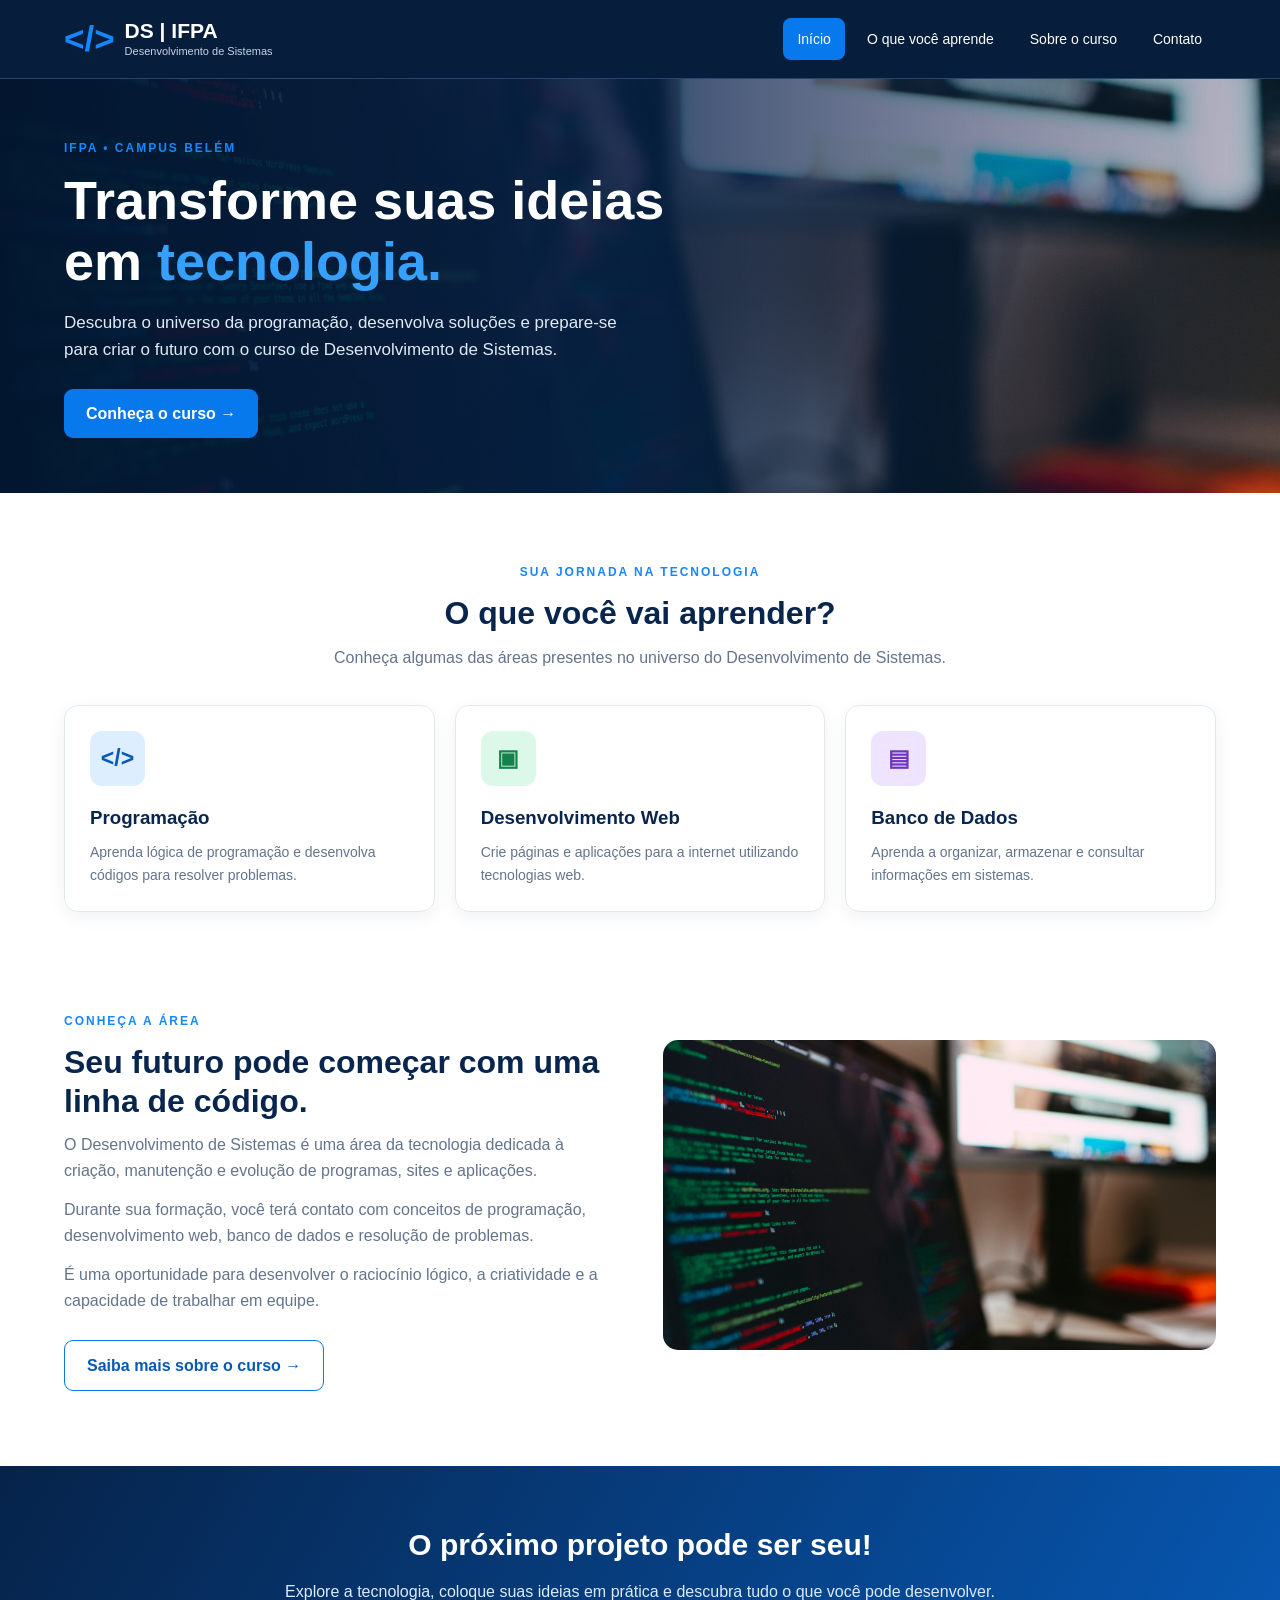
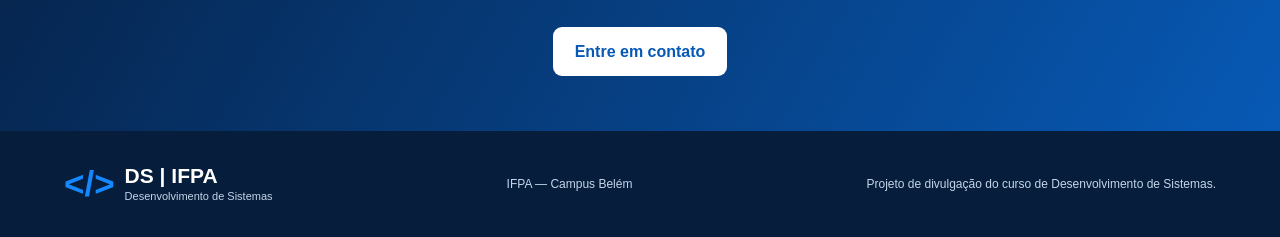
<file: index.html>
<!DOCTYPE html>
<html lang="pt-BR">
<head>
    <meta charset="UTF-8">
    <meta name="viewport" content="width=device-width, initial-scale=1.0">
    <meta name="description" content="Conheça o curso de Desenvolvimento de Sistemas do IFPA Campus Belém.">
    <title>DS | IFPA Campus Belém</title>
    <link rel="stylesheet" href="style.css">
</head>

<body>

    <!-- CABEÇALHO -->
    <header class="cabecalho">
        <div class="container navegacao">

            <a href="index.html" class="logo">
                <span class="logo-icone">&lt;/&gt;</span>
                <span>
                    <strong>DS | IFPA</strong>
                    <small>Desenvolvimento de Sistemas</small>
                </span>
            </a>

            <nav class="menu">
                <a href="index.html" class="ativo">Início</a>
                <a href="#aprendizado">O que você aprende</a>
                <a href="#sobre">Sobre o curso</a>
                <a href="contato.html">Contato</a>
            </nav>

        </div>
    </header>

    <main>

        <!-- BANNER PRINCIPAL -->
        <section class="banner">
            <div class="container banner-conteudo">
                <span class="etiqueta">IFPA • CAMPUS BELÉM</span>

                <h1>Transforme suas ideias em <span>tecnologia.</span></h1>

                <p>
                    Descubra o universo da programação, desenvolva soluções
                    e prepare-se para criar o futuro com o curso de
                    Desenvolvimento de Sistemas.
                </p>

                <a href="#sobre" class="botao">
                    Conheça o curso →
                </a>
            </div>
        </section>

        <!-- CONTEÚDOS DO CURSO -->
        <section class="secao container" id="aprendizado">

            <div class="titulo-secao">
                <span class="etiqueta">SUA JORNADA NA TECNOLOGIA</span>
                <h2>O que você vai aprender?</h2>
                <p>
                    Conheça algumas das áreas presentes no universo
                    do Desenvolvimento de Sistemas.
                </p>
            </div>

            <div class="cartoes">

                <article class="cartao">
                    <div class="cartao-icone azul">&lt;/&gt;</div>
                    <h3>Programação</h3>
                    <p>
                        Aprenda lógica de programação e desenvolva
                        códigos para resolver problemas.
                    </p>
                </article>

                <article class="cartao">
                    <div class="cartao-icone verde">▣</div>
                    <h3>Desenvolvimento Web</h3>
                    <p>
                        Crie páginas e aplicações para a internet
                        utilizando tecnologias web.
                    </p>
                </article>

                <article class="cartao">
                    <div class="cartao-icone roxo">▤</div>
                    <h3>Banco de Dados</h3>
                    <p>
                        Aprenda a organizar, armazenar e consultar
                        informações em sistemas.
                    </p>
                </article>

            </div>
        </section>

        <!-- SOBRE O CURSO -->
        <section class="sobre container" id="sobre">

            <div class="sobre-texto">
                <span class="etiqueta">CONHEÇA A ÁREA</span>

                <h2>Seu futuro pode começar com uma linha de código.</h2>

                <p>
                    O Desenvolvimento de Sistemas é uma área da tecnologia
                    dedicada à criação, manutenção e evolução de programas,
                    sites e aplicações.
                </p>

                <p>
                    Durante sua formação, você terá contato com conceitos
                    de programação, desenvolvimento web, banco de dados
                    e resolução de problemas.
                </p>

                <p>
                    É uma oportunidade para desenvolver o raciocínio lógico,
                    a criatividade e a capacidade de trabalhar em equipe.
                </p>

                <a href="contato.html" class="botao botao-contorno">
                    Saiba mais sobre o curso →
                </a>
            </div>

            <div class="sobre-imagem">
                <img src="./imagens/pexels-markusspiske-4439901.jpg"
                     alt="Estudantes trabalhando em um projeto de tecnologia">
            </div>

        </section>

        <!-- CHAMADA FINAL -->
        <section class="chamada">
            <div class="container">
                <h2>O próximo projeto pode ser seu!</h2>
                <p>
                    Explore a tecnologia, coloque suas ideias em prática
                    e descubra tudo o que você pode desenvolver.
                </p>
                <a href="contato.html" class="botao botao-claro">
                    Entre em contato
                </a>
            </div>
        </section>

    </main>

    <!-- RODAPÉ -->
    <footer class="rodape">
        <div class="container rodape-conteudo">

            <div class="logo logo-rodape">
                <span class="logo-icone">&lt;/&gt;</span>
                <span>
                    <strong>DS | IFPA</strong>
                    <small>Desenvolvimento de Sistemas</small>
                </span>
            </div>

            <p>IFPA — Campus Belém</p>
            <p>Projeto de divulgação do curso de Desenvolvimento de Sistemas.</p>

        </div>
    </footer>

</body>
</html>
</file>
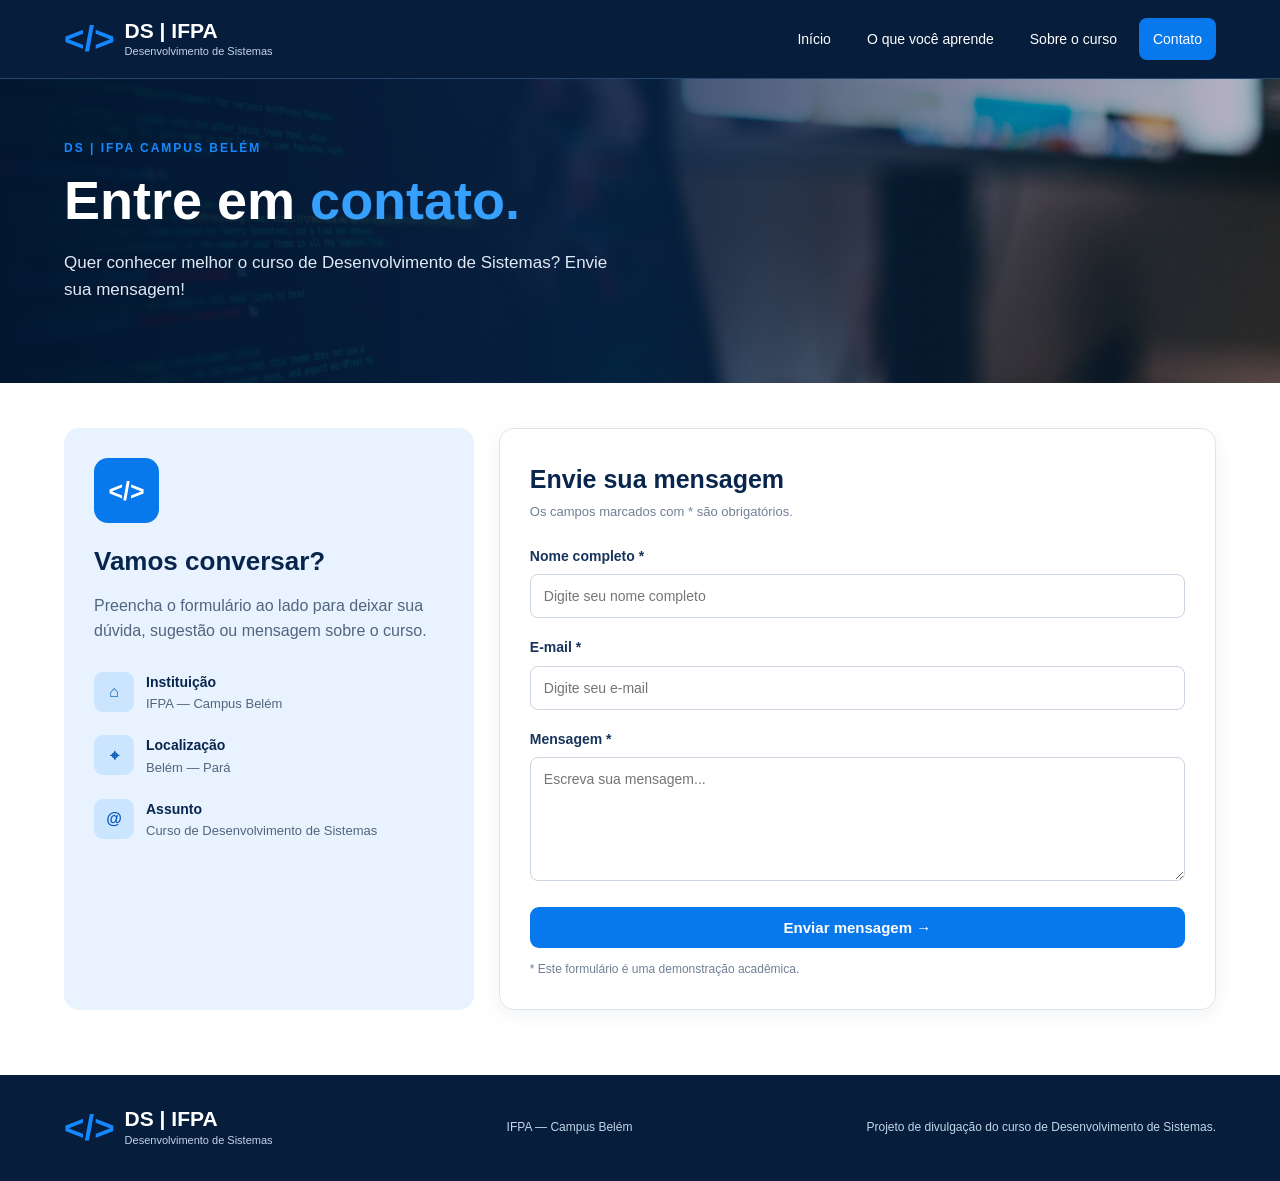
<file: contato.html>
<!DOCTYPE html>
<html lang="pt-BR">
<head>
    <meta charset="UTF-8">
    <meta name="viewport" content="width=device-width, initial-scale=1.0">
    <meta name="description" content="Entre em contato para saber mais sobre Desenvolvimento de Sistemas.">
    <title>Contato | DS IFPA</title>
    <link rel="stylesheet" href="style.css">
</head>

<body>

    <!-- CABEÇALHO -->
    <header class="cabecalho">
        <div class="container navegacao">

            <a href="index.html" class="logo">
                <span class="logo-icone">&lt;/&gt;</span>
                <span>
                    <strong>DS | IFPA</strong>
                    <small>Desenvolvimento de Sistemas</small>
                </span>
            </a>

            <nav class="menu">
                <a href="index.html">Início</a>
                <a href="index.html#aprendizado">O que você aprende</a>
                <a href="index.html#sobre">Sobre o curso</a>
                <a href="contato.html" class="ativo">Contato</a>
            </nav>

        </div>
    </header>

    <main>

        <!-- BANNER DE CONTATO -->
        <section class="banner banner-contato">
            <div class="container banner-conteudo">
                <span class="etiqueta">DS | IFPA CAMPUS BELÉM</span>
                <h1>Entre em <span>contato.</span></h1>
                <p>
                    Quer conhecer melhor o curso de Desenvolvimento
                    de Sistemas? Envie sua mensagem!
                </p>
            </div>
        </section>

        <!-- ÁREA DE CONTATO -->
        <section class="contato container">

            <aside class="contato-info">
                <div class="envelope">&lt;/&gt;</div>

                <h2>Vamos conversar?</h2>

                <p>
                    Preencha o formulário ao lado para deixar sua dúvida,
                    sugestão ou mensagem sobre o curso.
                </p>

                <div class="informacao">
                    <span class="informacao-icone">⌂</span>
                    <div>
                        <strong>Instituição</strong>
                        <p>IFPA — Campus Belém</p>
                    </div>
                </div>

                <div class="informacao">
                    <span class="informacao-icone">⌖</span>
                    <div>
                        <strong>Localização</strong>
                        <p>Belém — Pará</p>
                    </div>
                </div>

                <div class="informacao">
                    <span class="informacao-icone">@</span>
                    <div>
                        <strong>Assunto</strong>
                        <p>Curso de Desenvolvimento de Sistemas</p>
                    </div>
                </div>
            </aside>

            <!-- FORMULÁRIO -->
            <form class="formulario" id="formulario">

                <h2>Envie sua mensagem</h2>
                <p class="subtitulo-formulario">
                    Os campos marcados com * são obrigatórios.
                </p>

                <label for="nome">Nome completo *</label>
                <input
                    type="text"
                    id="nome"
                    name="nome"
                    placeholder="Digite seu nome completo"
                    required
                >

                <label for="email">E-mail *</label>
                <input
                    type="email"
                    id="email"
                    name="email"
                    placeholder="Digite seu e-mail"
                    required
                >

                <label for="mensagem">Mensagem *</label>
                <textarea
                    id="mensagem"
                    name="mensagem"
                    placeholder="Escreva sua mensagem..."
                    rows="6"
                    required
                ></textarea>

                <button type="submit" class="botao botao-enviar">
                    Enviar mensagem →
                </button>

                <p class="aviso-formulario" id="aviso">
                    * Este formulário é uma demonstração acadêmica.
                </p>

            </form>

        </section>

    </main>

    <!-- RODAPÉ -->
    <footer class="rodape">
        <div class="container rodape-conteudo">

            <div class="logo logo-rodape">
                <span class="logo-icone">&lt;/&gt;</span>
                <span>
                    <strong>DS | IFPA</strong>
                    <small>Desenvolvimento de Sistemas</small>
                </span>
            </div>

            <p>IFPA — Campus Belém</p>
            <p>Projeto de divulgação do curso de Desenvolvimento de Sistemas.</p>

        </div>
    </footer>

    <script>
        const formulario = document.getElementById("formulario");
        const aviso = document.getElementById("aviso");

        formulario.addEventListener("submit", function(event) {
            event.preventDefault();

            aviso.textContent =
                "Mensagem demonstrativa enviada com sucesso!";

            aviso.classList.add("aviso-sucesso");

            formulario.reset();
        });
    </script>

</body>
</html>
</file>
<file: style.css>
/* =================================
   CONFIGURAÇÕES GERAIS
================================= */

* {
    margin: 0;
    padding: 0;
    box-sizing: border-box;
}

html {
    scroll-behavior: smooth;
}

body {
    font-family: Arial, Helvetica, sans-serif;
    color: #17243c;
    background-color: #ffffff;
    line-height: 1.6;
}

.container {
    width: 90%;
    max-width: 1200px;
    margin: auto;
}

a {
    text-decoration: none;
}

/* =================================
   CABEÇALHO E MENU
================================= */

.cabecalho {
    background-color: #061d3b;
    color: white;
    border-bottom: 1px solid #24466f;
}

.navegacao {
    min-height: 78px;
    display: flex;
    justify-content: space-between;
    align-items: center;
    gap: 25px;
}

.logo {
    display: flex;
    align-items: center;
    gap: 10px;
    color: white;
}

.logo-icone {
    color: #1688ff;
    font-size: 35px;
    font-weight: bold;
}

.logo strong {
    display: block;
    font-size: 21px;
    line-height: 1.2;
}

.logo small {
    display: block;
    color: #c4d5e9;
    font-size: 11px;
}

.menu {
    display: flex;
    align-items: center;
    gap: 8px;
}

.menu a {
    color: #ffffff;
    padding: 10px 14px;
    border-radius: 8px;
    font-size: 14px;
    transition: 0.3s;
}

.menu a:hover,
.menu a.ativo {
    background-color: #0878ed;
}

/* =================================
   BANNER PRINCIPAL
================================= */

.banner {
    min-height: 390px;
    display: flex;
    align-items: center;
    color: white;
    background:
        linear-gradient(90deg, rgba(3, 22, 48, 0.96),
        rgba(3, 35, 75, 0.78), rgba(3, 35, 75, 0.25)),
        url("./imagens/pexels-markusspiske-4439901.jpg") center/cover no-repeat;
}

.banner-conteudo {
    padding-top: 55px;
    padding-bottom: 55px;
}

.etiqueta {
    display: inline-block;
    color: #1688ff;
    font-size: 12px;
    font-weight: bold;
    letter-spacing: 2px;
    margin-bottom: 12px;
}

.banner h1 {
    max-width: 650px;
    font-size: clamp(35px, 5vw, 54px);
    line-height: 1.12;
    margin-bottom: 18px;
}

.banner h1 span {
    color: #36a0ff;
}

.banner p {
    max-width: 560px;
    color: #e0eaf6;
    font-size: 17px;
    margin-bottom: 25px;
}

.botao {
    display: inline-block;
    background-color: #0878ed;
    color: white;
    padding: 12px 22px;
    border-radius: 9px;
    font-weight: bold;
    border: none;
    cursor: pointer;
    transition: 0.3s;
}

.botao:hover {
    background-color: #005bc0;
    transform: translateY(-2px);
}

/* =================================
   SEÇÃO DE APRENDIZADO
================================= */

.secao {
    padding-top: 65px;
    padding-bottom: 65px;
}

.titulo-secao {
    text-align: center;
    margin-bottom: 35px;
}

.titulo-secao h2,
.sobre h2 {
    font-size: 32px;
    color: #08264d;
    line-height: 1.2;
    margin-bottom: 12px;
}

.titulo-secao p {
    color: #64748b;
}

.cartoes {
    display: grid;
    grid-template-columns: repeat(3, 1fr);
    gap: 20px;
}

.cartao {
    padding: 25px;
    border: 1px solid #e1e8f0;
    border-radius: 14px;
    box-shadow: 0 5px 18px rgba(8, 38, 77, 0.06);
    transition: 0.3s;
}

.cartao:hover {
    transform: translateY(-5px);
    box-shadow: 0 10px 25px rgba(8, 38, 77, 0.12);
}

.cartao-icone {
    width: 55px;
    height: 55px;
    display: flex;
    justify-content: center;
    align-items: center;
    border-radius: 12px;
    font-size: 23px;
    font-weight: bold;
    margin-bottom: 17px;
}

.azul {
    background-color: #dceeff;
    color: #0759b5;
}

.verde {
    background-color: #dcf8e9;
    color: #13834b;
}

.roxo {
    background-color: #eee4ff;
    color: #7135bd;
}

.cartao h3 {
    color: #08264d;
    margin-bottom: 8px;
}

.cartao p {
    color: #64748b;
    font-size: 14px;
}

/* =================================
   SOBRE O CURSO
================================= */

.sobre {
    display: grid;
    grid-template-columns: 1fr 1fr;
    align-items: center;
    gap: 45px;
    padding-top: 30px;
    padding-bottom: 75px;
}

.sobre-texto p {
    color: #64748b;
    margin-bottom: 14px;
}

.sobre-imagem img {
    width: 100%;
    height: 310px;
    object-fit: cover;
    border-radius: 15px;
}

.botao-contorno {
    margin-top: 12px;
    background-color: white;
    color: #0759b5;
    border: 1px solid #0878ed;
}

.botao-contorno:hover {
    background-color: #0878ed;
    color: white;
}

/* =================================
   CHAMADA FINAL
================================= */

.chamada {
    background: linear-gradient(120deg, #06234a, #0759b5);
    color: white;
    text-align: center;
    padding: 55px 20px;
}

.chamada h2 {
    font-size: 30px;
    margin-bottom: 10px;
}

.chamada p {
    color: #dceaff;
    margin-bottom: 22px;
}

.botao-claro {
    background-color: white;
    color: #0759b5;
}

.botao-claro:hover {
    background-color: #e8f2ff;
}

/* =================================
   PÁGINA DE CONTATO
================================= */

.banner-contato {
    min-height: 230px;
}

.contato {
    display: grid;
    grid-template-columns: 0.8fr 1.4fr;
    gap: 25px;
    padding-top: 45px;
    padding-bottom: 65px;
}

.contato-info {
    background-color: #e8f3ff;
    padding: 30px;
    border-radius: 15px;
}

.envelope {
    width: 65px;
    height: 65px;
    background-color: #0878ed;
    color: white;
    border-radius: 14px;
    display: flex;
    justify-content: center;
    align-items: center;
    font-size: 25px;
    font-weight: bold;
    margin-bottom: 18px;
}

.contato-info h2 {
    color: #08264d;
    font-size: 26px;
    margin-bottom: 10px;
}

.contato-info > p {
    color: #52657d;
    margin-bottom: 25px;
}

.informacao {
    display: flex;
    align-items: center;
    gap: 12px;
    margin-top: 17px;
}

.informacao-icone {
    width: 40px;
    height: 40px;
    background-color: #cce5ff;
    color: #0759b5;
    border-radius: 9px;
    display: flex;
    justify-content: center;
    align-items: center;
    font-weight: bold;
}

.informacao strong {
    color: #08264d;
    font-size: 14px;
}

.informacao p {
    color: #52657d;
    font-size: 13px;
}

/* =================================
   FORMULÁRIO
================================= */

.formulario {
    padding: 30px;
    border: 1px solid #dce4ee;
    border-radius: 15px;
    box-shadow: 0 5px 20px rgba(8, 38, 77, 0.06);
}

.formulario h2 {
    color: #08264d;
    font-size: 25px;
    margin-bottom: 3px;
}

.subtitulo-formulario {
    color: #718096;
    font-size: 13px;
    margin-bottom: 22px;
}

.formulario label {
    display: block;
    color: #17345b;
    font-size: 14px;
    font-weight: bold;
    margin-bottom: 7px;
}

.formulario input,
.formulario textarea {
    width: 100%;
    padding: 13px;
    margin-bottom: 18px;
    border: 1px solid #cbd5e1;
    border-radius: 8px;
    outline: none;
    font-family: inherit;
    font-size: 14px;
    transition: 0.3s;
}

.formulario input:focus,
.formulario textarea:focus {
    border-color: #0878ed;
    box-shadow: 0 0 0 3px rgba(8, 120, 237, 0.12);
}

.formulario textarea {
    resize: vertical;
}

.botao-enviar {
    width: 100%;
    font-size: 15px;
}

.aviso-formulario {
    color: #718096;
    font-size: 12px;
    margin-top: 12px;
}

.aviso-sucesso {
    color: #13834b;
    font-weight: bold;
}

/* =================================
   RODAPÉ
================================= */

.rodape {
    background-color: #061d3b;
    color: white;
    padding: 25px 0;
}

.rodape-conteudo {
    display: flex;
    align-items: center;
    justify-content: space-between;
    flex-wrap: wrap;
    gap: 15px;
}

.rodape p {
    color: #c4d5e9;
    font-size: 12px;
}

/* =================================
   RESPONSIVIDADE
================================= */

@media (max-width: 800px) {

    .navegacao {
        flex-direction: column;
        padding-top: 18px;
        padding-bottom: 18px;
    }

    .menu {
        justify-content: center;
        flex-wrap: wrap;
    }

    .cartoes {
        grid-template-columns: 1fr 1fr;
    }

    .sobre {
        grid-template-columns: 1fr;
    }

    .contato {
        grid-template-columns: 1fr;
    }

    .rodape-conteudo {
        flex-direction: column;
        text-align: center;
    }
}

@media (max-width: 520px) {

    .menu {
        gap: 3px;
    }

    .menu a {
        padding: 8px;
        font-size: 12px;
    }

    .cartoes {
        grid-template-columns: 1fr;
    }

    .banner {
        min-height: 350px;
    }

    .titulo-secao h2,
    .sobre h2 {
        font-size: 27px;
    }

    .formulario,
    .contato-info {
        padding: 22px;
    }
}
</file>
